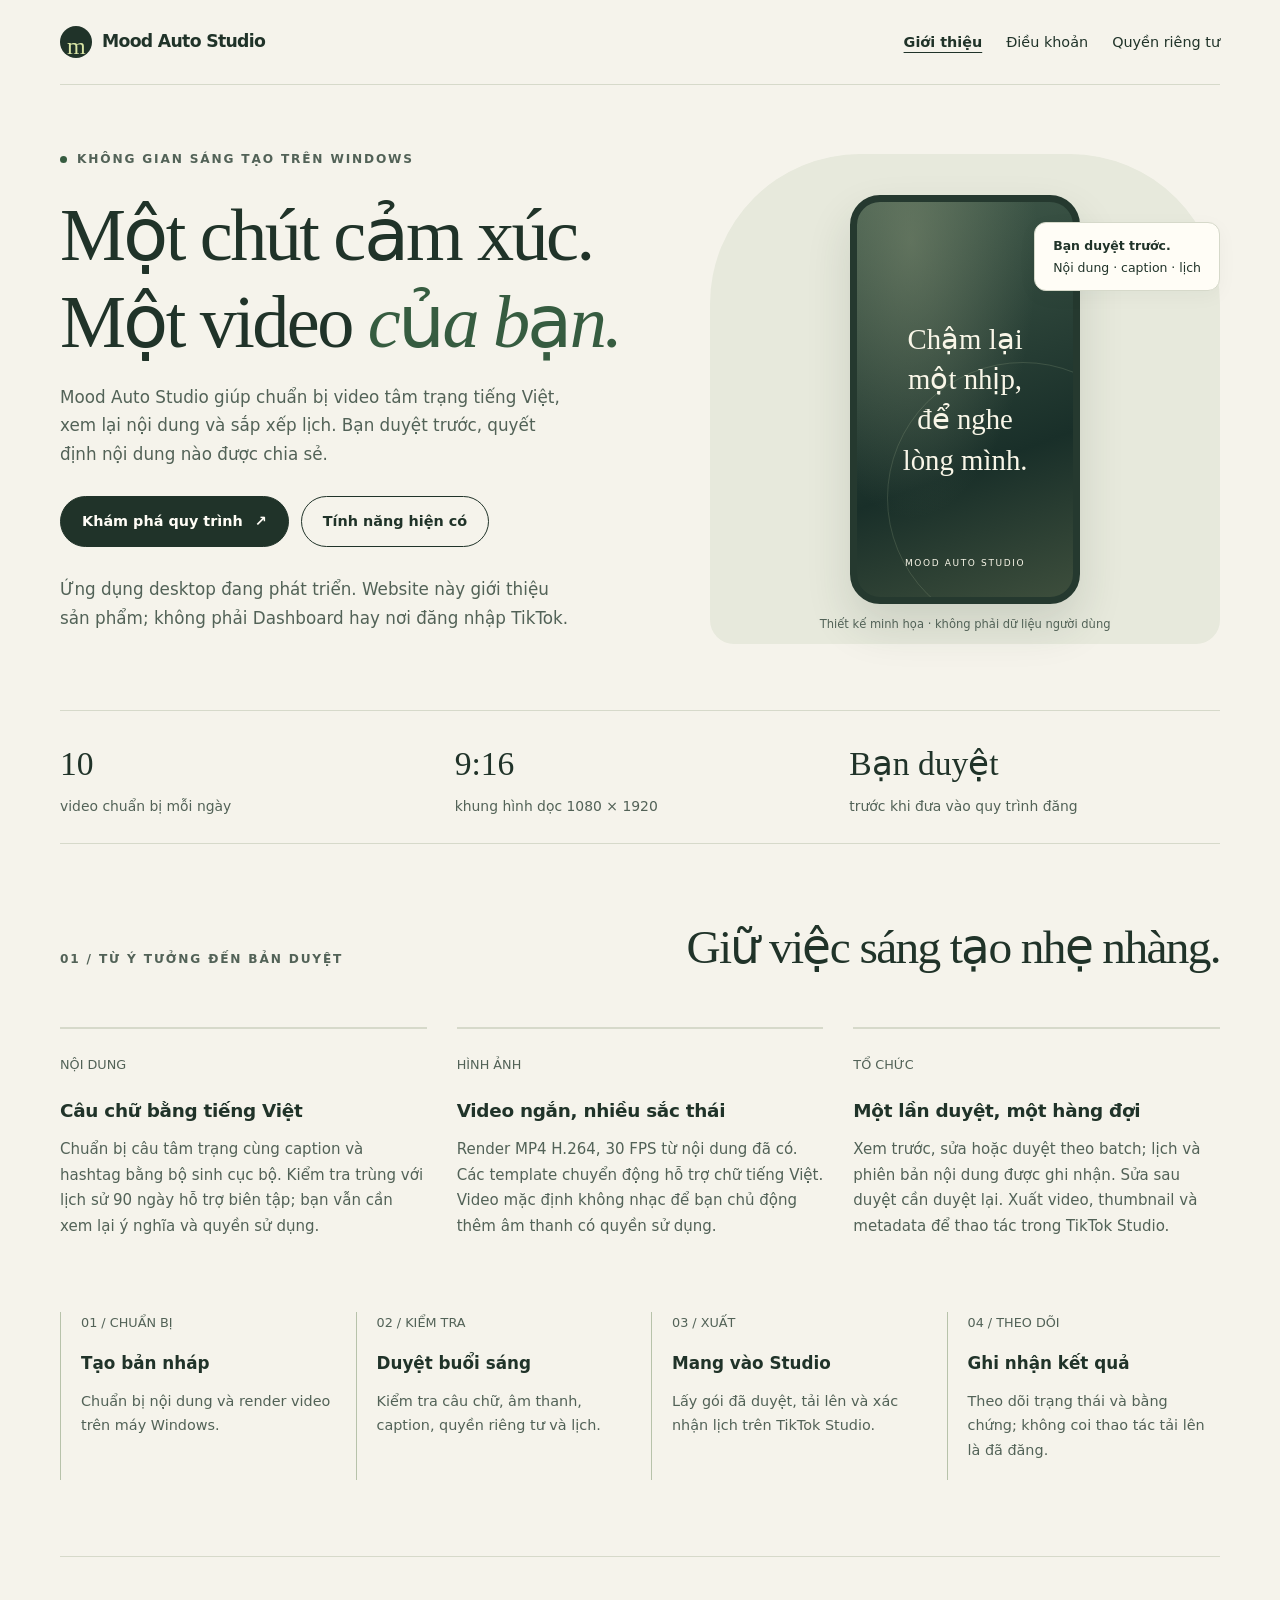
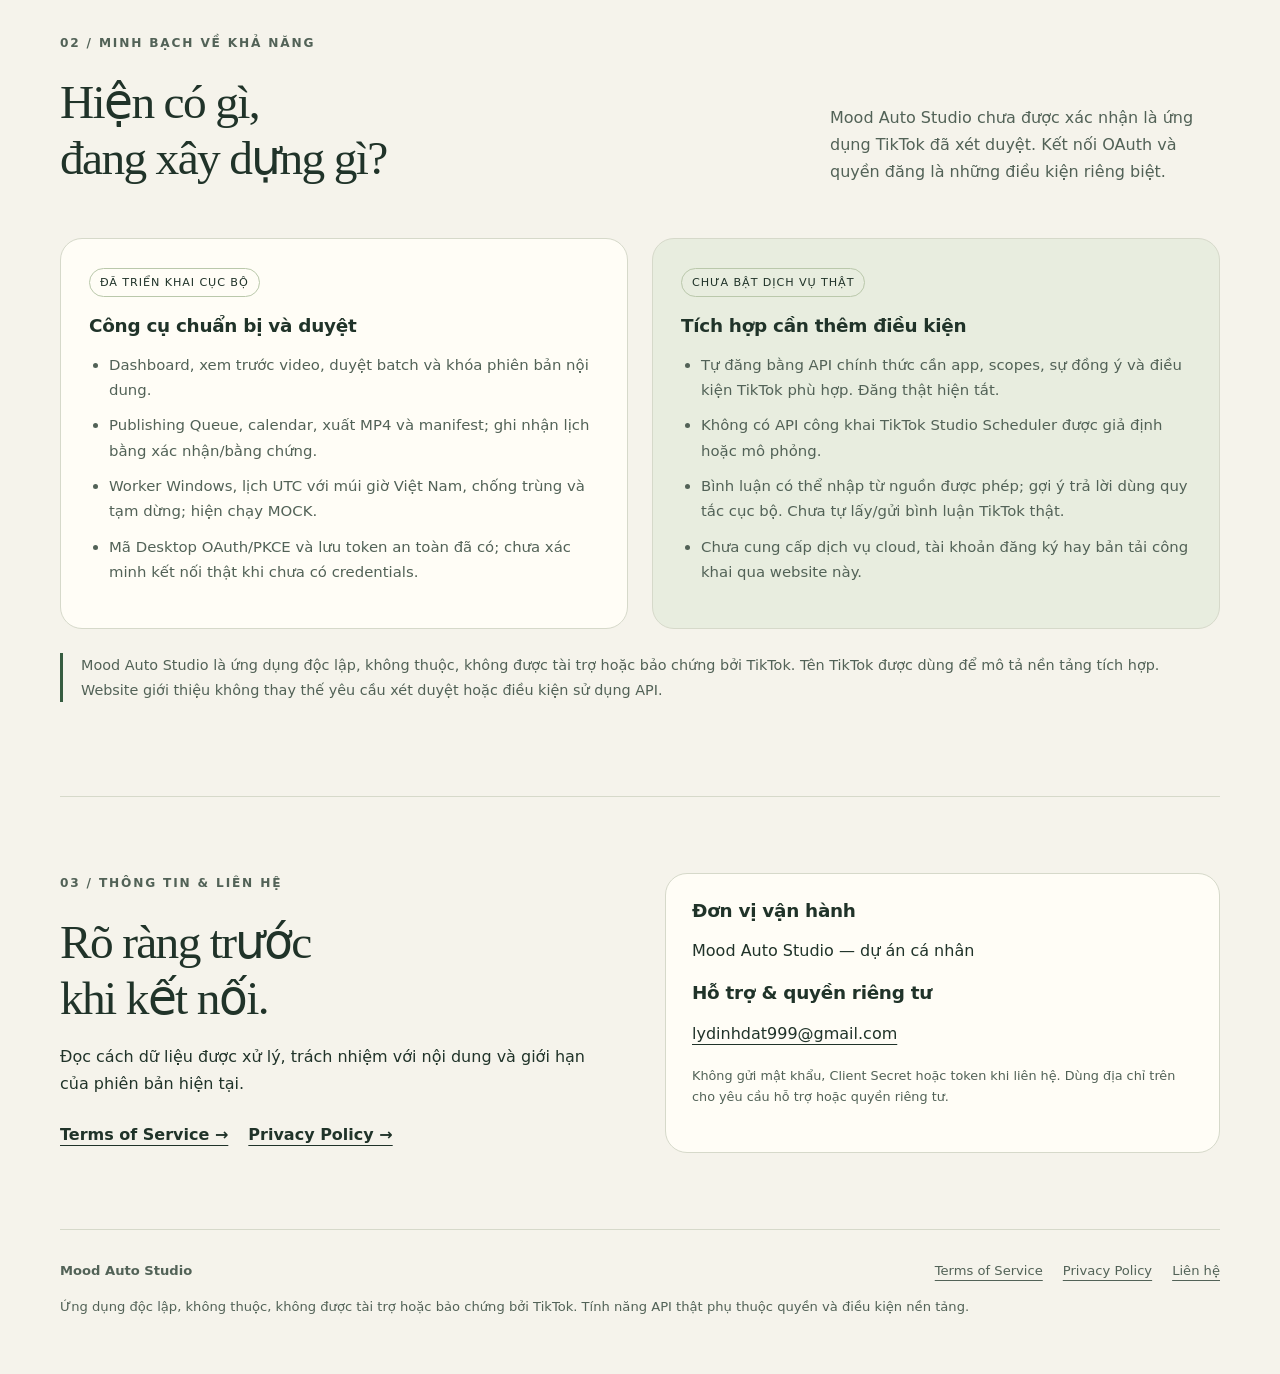
<file: index.html>
<!doctype html>
<html lang="vi"><head><meta charset="utf-8"><meta name="viewport" content="width=device-width, initial-scale=1"><title>Mood Auto Studio — Không gian sáng tạo video tiếng Việt</title>
<meta name="description" content="Mood Auto Studio: chuẩn bị video tâm trạng tiếng Việt, duyệt nội dung và quản lý hàng đợi trên Windows. Sản phẩm độc lập, không thuộc TikTok.">
<meta name="referrer" content="no-referrer"><meta name="color-scheme" content="light"><meta name="robots" content="index, follow">
<link rel="icon" href="./assets/favicon.svg" type="image/svg+xml"><link rel="stylesheet" href="./assets/style.css"></head>
<body><a class="skip" href="#main">Đến nội dung chính</a><div class="wrap"><header class="topbar"><a class="brand" href="./index.html"><span class="brand-mark" aria-hidden="true">m</span>Mood Auto Studio</a>
<nav aria-label="Điều hướng chính"><a href="./index.html" aria-current="page">Giới thiệu</a><a href="./terms.html">Điều khoản</a><a href="./privacy.html">Quyền riêng tư</a></nav></header>
<main id="main"><section class="hero" aria-labelledby="hero-title">
  <div class="hero-copy"><div class="eyebrow"><span class="dot" aria-hidden="true"></span>Không gian sáng tạo trên Windows</div>
    <h1 id="hero-title">Một chút cảm xúc.<br>Một video <em>của bạn.</em></h1>
    <p>Mood Auto Studio giúp chuẩn bị video tâm trạng tiếng Việt, xem lại nội dung và sắp xếp lịch. Bạn duyệt trước, quyết định nội dung nào được chia sẻ.</p>
    <div class="actions"><a class="button primary" href="#quy-trinh">Khám phá quy trình <span aria-hidden="true">↗</span></a><a class="button" href="#trang-thai">Tính năng hiện có</a></div>
    <p class="tiny">Ứng dụng desktop đang phát triển. Website này giới thiệu sản phẩm; không phải Dashboard hay nơi đăng nhập TikTok.</p>
  </div>
  <div class="demo" role="img" aria-label="Minh họa video dọc với câu Chậm lại một nhịp, để nghe lòng mình. Không phải ảnh chụp ứng dụng.">
    <div class="phone"><div class="phone-quote serif">Chậm lại<br>một nhịp,<br>để nghe<br>lòng mình.</div><span class="phone-label">MOOD AUTO STUDIO</span></div>
    <div class="demo-note"><strong>Bạn duyệt trước.</strong>Nội dung · caption · lịch</div><div class="demo-caption">Thiết kế minh họa · không phải dữ liệu người dùng</div>
  </div>
</section>
<div class="facts" aria-label="Thông số chuẩn bị nội dung"><div class="fact"><strong>10</strong><span>video chuẩn bị mỗi ngày</span></div><div class="fact"><strong>9:16</strong><span>khung hình dọc 1080 × 1920</span></div><div class="fact"><strong>Bạn duyệt</strong><span>trước khi đưa vào quy trình đăng</span></div></div>
<section class="block" id="quy-trinh"><div class="section-head"><div class="eyebrow">01 / Từ ý tưởng đến bản duyệt</div><h2>Giữ việc sáng tạo nhẹ nhàng.</h2></div>
<div class="features"><article class="feature"><span class="number">NỘI DUNG</span><h3>Câu chữ bằng tiếng Việt</h3><p>Chuẩn bị câu tâm trạng cùng caption và hashtag bằng bộ sinh cục bộ. Kiểm tra trùng với lịch sử 90 ngày hỗ trợ biên tập; bạn vẫn cần xem lại ý nghĩa và quyền sử dụng.</p></article><article class="feature"><span class="number">HÌNH ẢNH</span><h3>Video ngắn, nhiều sắc thái</h3><p>Render MP4 H.264, 30 FPS từ nội dung đã có. Các template chuyển động hỗ trợ chữ tiếng Việt. Video mặc định không nhạc để bạn chủ động thêm âm thanh có quyền sử dụng.</p></article><article class="feature"><span class="number">TỔ CHỨC</span><h3>Một lần duyệt, một hàng đợi</h3><p>Xem trước, sửa hoặc duyệt theo batch; lịch và phiên bản nội dung được ghi nhận. Sửa sau duyệt cần duyệt lại. Xuất video, thumbnail và metadata để thao tác trong TikTok Studio.</p></article></div>
<ol class="flow"><li><span>01 / CHUẨN BỊ</span><strong>Tạo bản nháp</strong><p>Chuẩn bị nội dung và render video trên máy Windows.</p></li><li><span>02 / KIỂM TRA</span><strong>Duyệt buổi sáng</strong><p>Kiểm tra câu chữ, âm thanh, caption, quyền riêng tư và lịch.</p></li><li><span>03 / XUẤT</span><strong>Mang vào Studio</strong><p>Lấy gói đã duyệt, tải lên và xác nhận lịch trên TikTok Studio.</p></li><li><span>04 / THEO DÕI</span><strong>Ghi nhận kết quả</strong><p>Theo dõi trạng thái và bằng chứng; không coi thao tác tải lên là đã đăng.</p></li></ol></section>
<section class="block" id="trang-thai"><div class="section-head"><div><div class="eyebrow">02 / Minh bạch về khả năng</div><h2>Hiện có gì,<br>đang xây dựng gì?</h2></div><p>Mood Auto Studio chưa được xác nhận là ứng dụng TikTok đã xét duyệt. Kết nối OAuth và quyền đăng là những điều kiện riêng biệt.</p></div>
<div class="status-grid"><article class="status"><span class="tag">Đã triển khai cục bộ</span><h3>Công cụ chuẩn bị và duyệt</h3><ul><li>Dashboard, xem trước video, duyệt batch và khóa phiên bản nội dung.</li><li>Publishing Queue, calendar, xuất MP4 và manifest; ghi nhận lịch bằng xác nhận/bằng chứng.</li><li>Worker Windows, lịch UTC với múi giờ Việt Nam, chống trùng và tạm dừng; hiện chạy MOCK.</li><li>Mã Desktop OAuth/PKCE và lưu token an toàn đã có; chưa xác minh kết nối thật khi chưa có credentials.</li></ul></article><article class="status dev"><span class="tag">Chưa bật dịch vụ thật</span><h3>Tích hợp cần thêm điều kiện</h3><ul><li>Tự đăng bằng API chính thức cần app, scopes, sự đồng ý và điều kiện TikTok phù hợp. Đăng thật hiện tắt.</li><li>Không có API công khai TikTok Studio Scheduler được giả định hoặc mô phỏng.</li><li>Bình luận có thể nhập từ nguồn được phép; gợi ý trả lời dùng quy tắc cục bộ. Chưa tự lấy/gửi bình luận TikTok thật.</li><li>Chưa cung cấp dịch vụ cloud, tài khoản đăng ký hay bản tải công khai qua website này.</li></ul></article></div>
<p class="notice">Mood Auto Studio là ứng dụng độc lập, không thuộc, không được tài trợ hoặc bảo chứng bởi TikTok. Tên TikTok được dùng để mô tả nền tảng tích hợp. Website giới thiệu không thay thế yêu cầu xét duyệt hoặc điều kiện sử dụng API.</p></section>
<section class="block contact" id="lien-he"><div><div class="eyebrow">03 / Thông tin &amp; liên hệ</div><h2>Rõ ràng trước<br>khi kết nối.</h2><p>Đọc cách dữ liệu được xử lý, trách nhiệm với nội dung và giới hạn của phiên bản hiện tại.</p><div class="legal-links"><a href="./terms.html">Terms of Service →</a><a href="./privacy.html">Privacy Policy →</a></div></div><div class="contact-box"><h3>Đơn vị vận hành</h3><p>Mood Auto Studio — dự án cá nhân</p><h3>Hỗ trợ &amp; quyền riêng tư</h3><p><a href="mailto:lydinhdat999@gmail.com">lydinhdat999@gmail.com</a></p><p class="tiny">Không gửi mật khẩu, Client Secret hoặc token khi liên hệ. Dùng địa chỉ trên cho yêu cầu hỗ trợ hoặc quyền riêng tư.</p></div></section>
</main><footer class="footer"><div class="footer-top"><strong>Mood Auto Studio</strong><div class="footer-links"><a href="./terms.html">Terms of Service</a><a href="./privacy.html">Privacy Policy</a><a href="./index.html#lien-he">Liên hệ</a></div></div>
<p>Ứng dụng độc lập, không thuộc, không được tài trợ hoặc bảo chứng bởi TikTok. Tính năng API thật phụ thuộc quyền và điều kiện nền tảng.</p></footer></div></body></html>
</file>
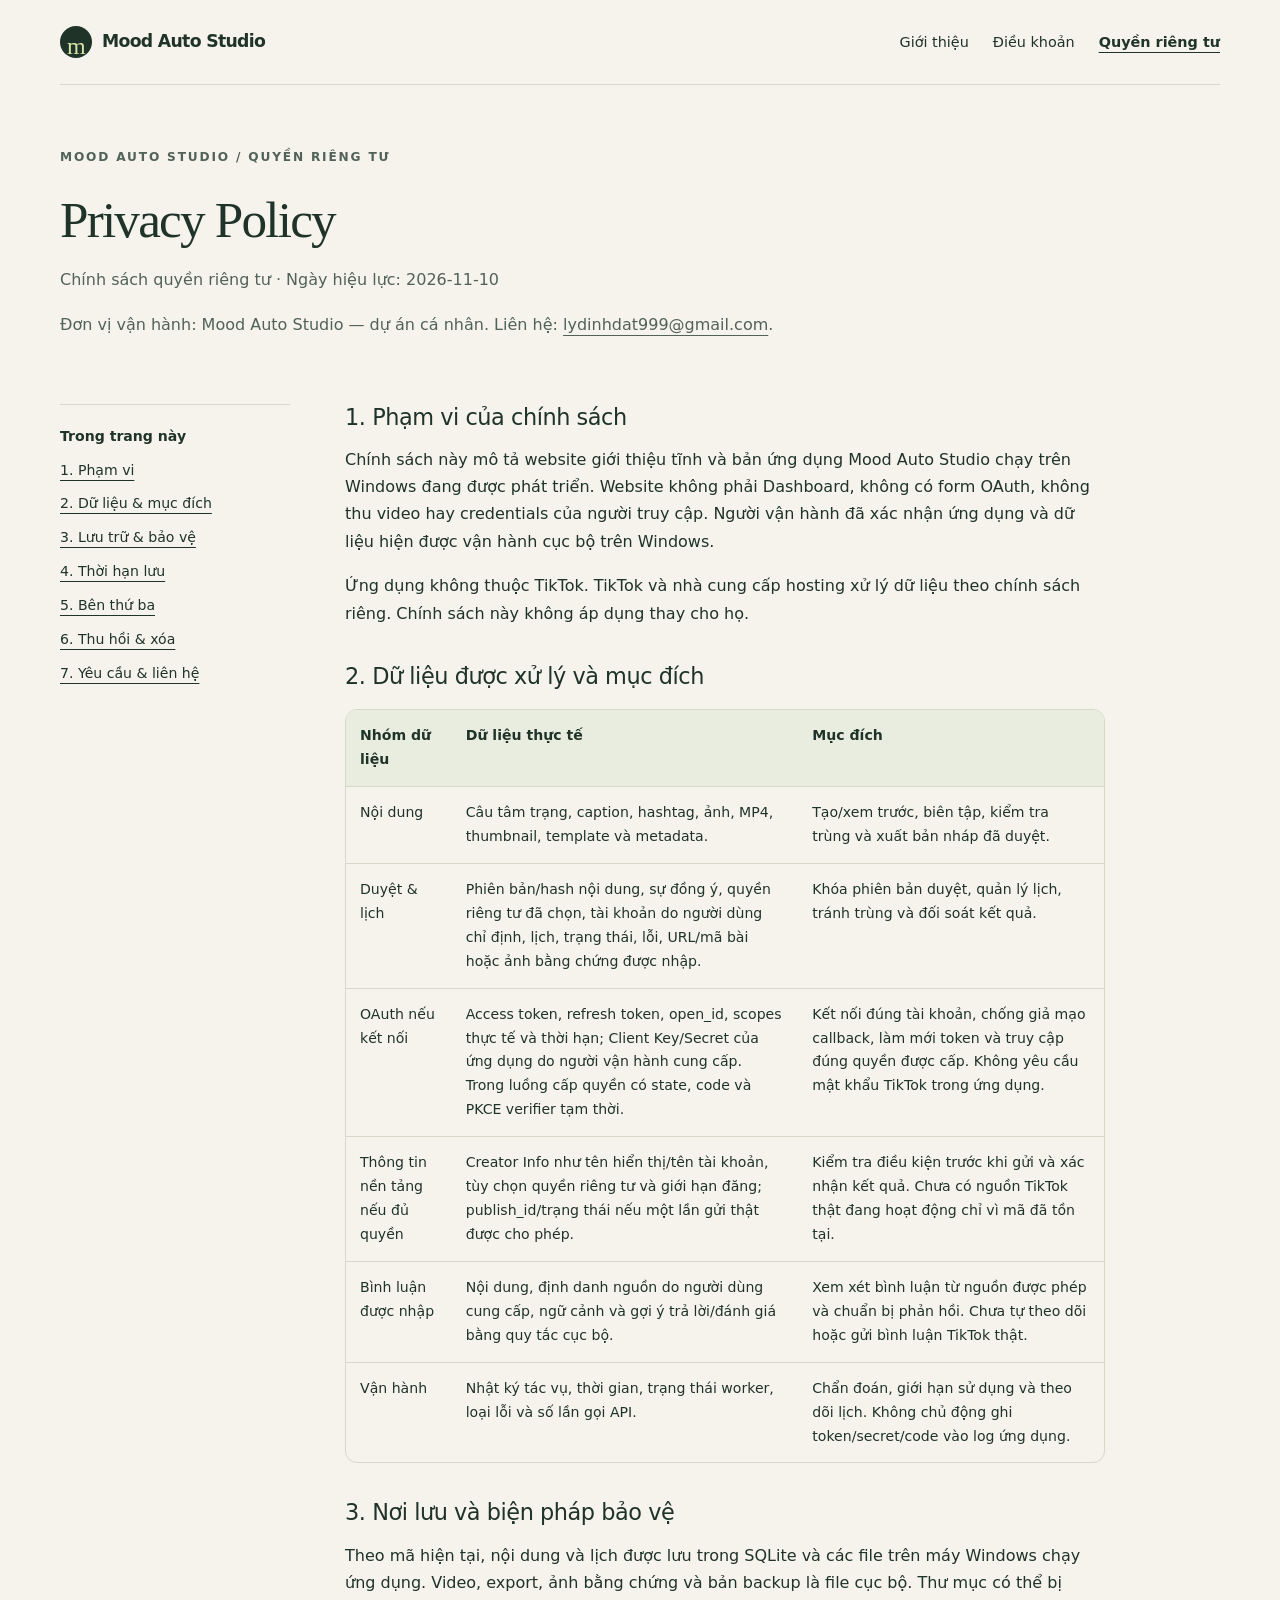
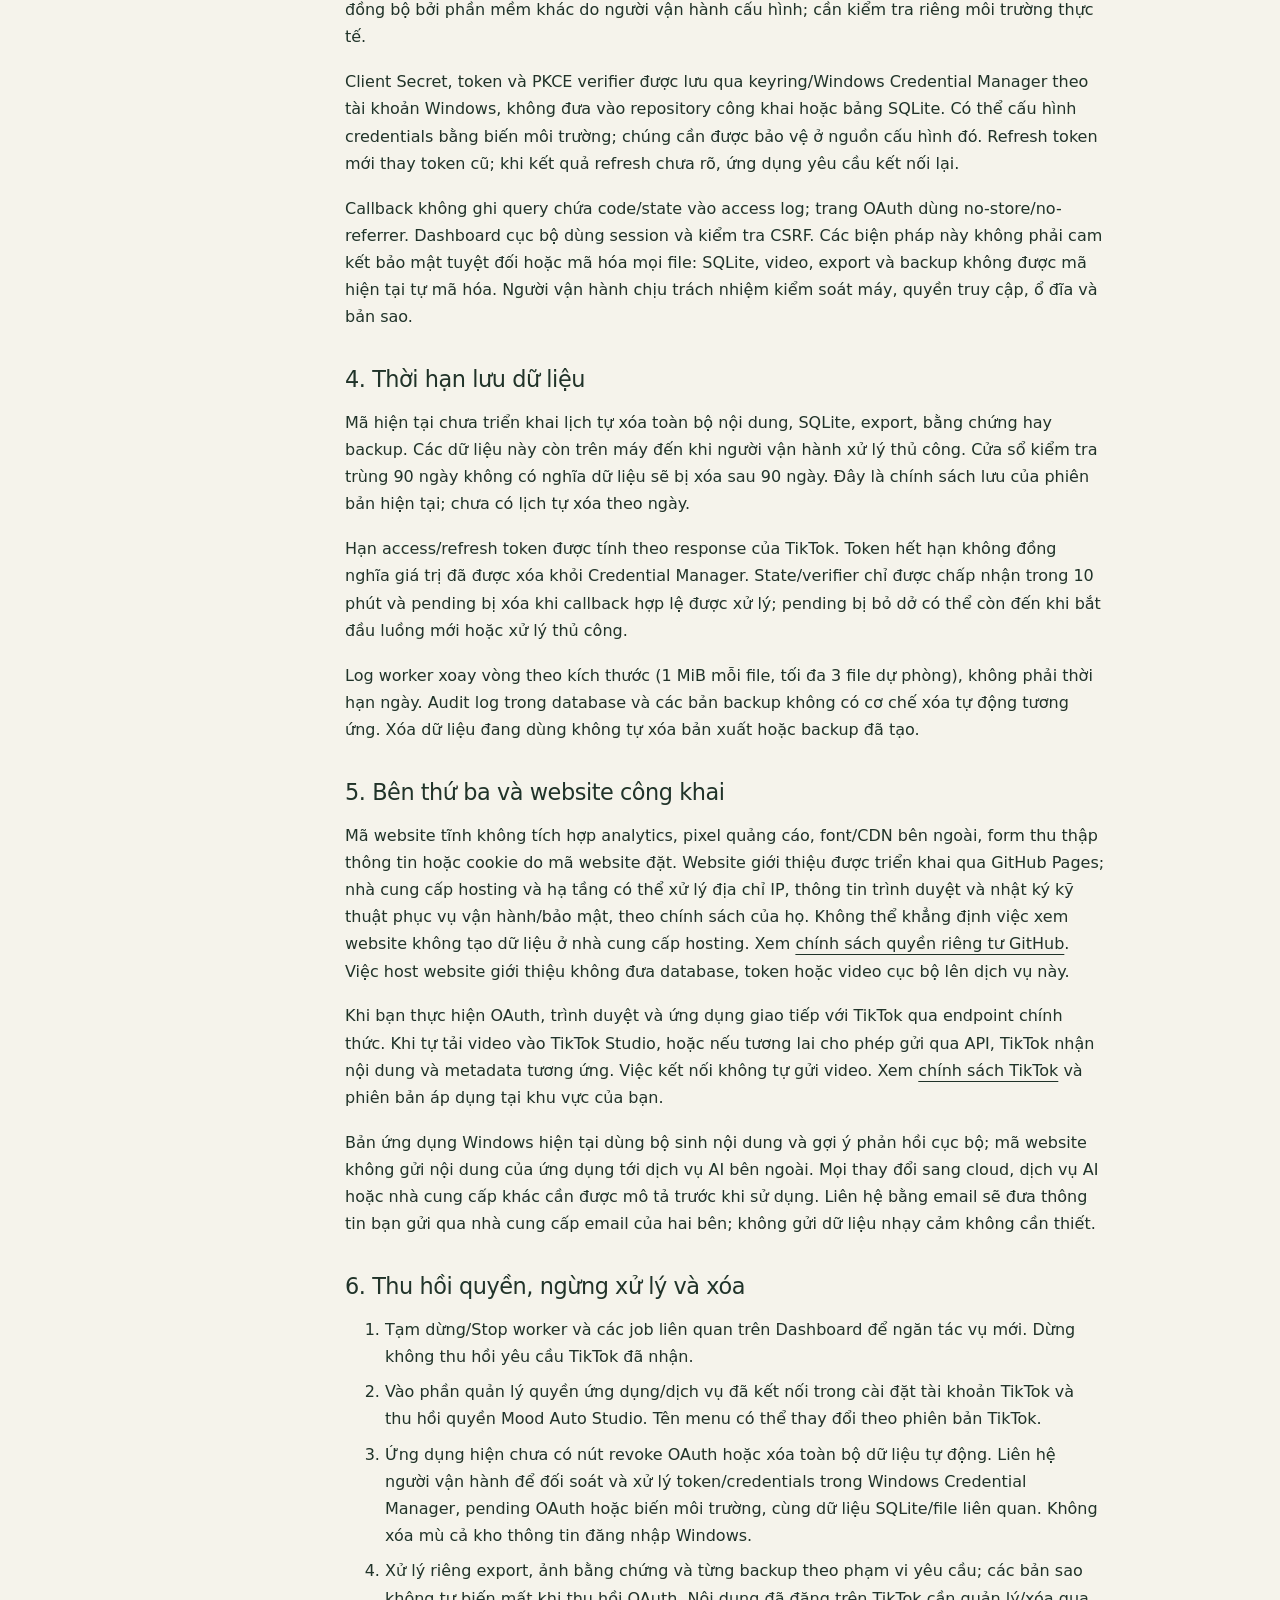
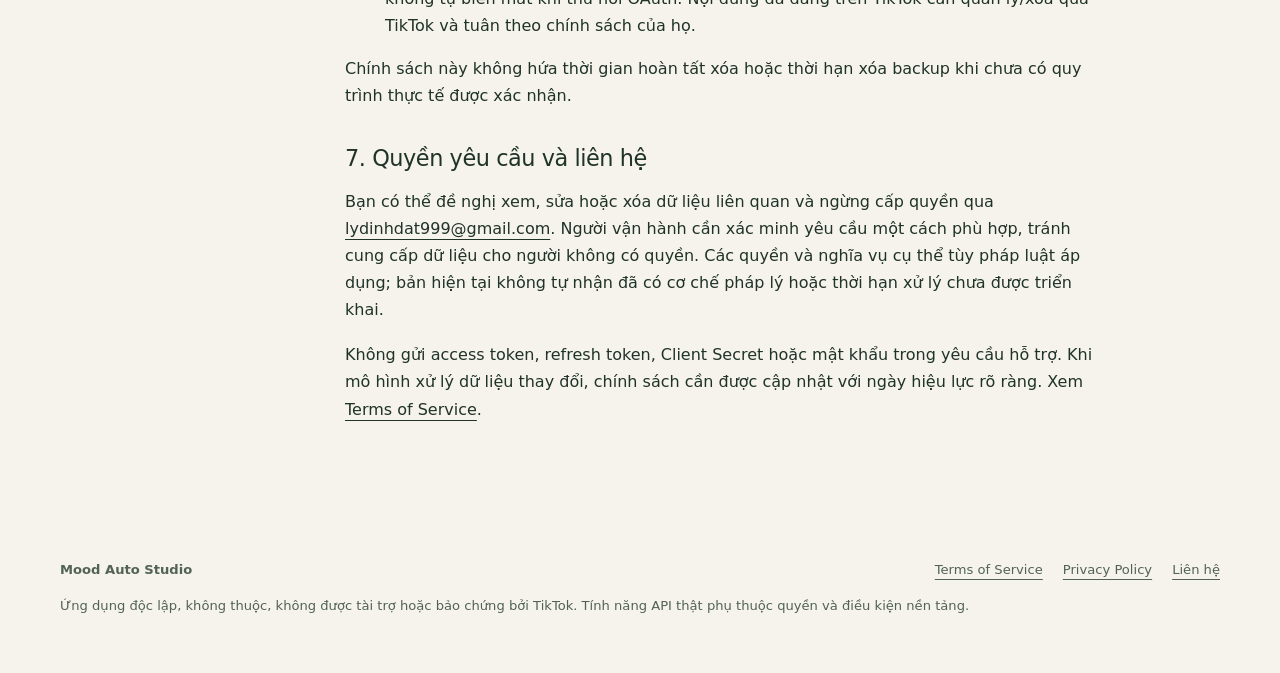
<file: privacy.html>
<!doctype html>
<html lang="vi"><head><meta charset="utf-8"><meta name="viewport" content="width=device-width, initial-scale=1"><title>Privacy Policy — Mood Auto Studio</title>
<meta name="description" content="Mood Auto Studio: chuẩn bị video tâm trạng tiếng Việt, duyệt nội dung và quản lý hàng đợi trên Windows. Sản phẩm độc lập, không thuộc TikTok.">
<meta name="referrer" content="no-referrer"><meta name="color-scheme" content="light"><meta name="robots" content="index, follow">
<link rel="icon" href="./assets/favicon.svg" type="image/svg+xml"><link rel="stylesheet" href="./assets/style.css"></head>
<body><a class="skip" href="#main">Đến nội dung chính</a><div class="wrap"><header class="topbar"><a class="brand" href="./index.html"><span class="brand-mark" aria-hidden="true">m</span>Mood Auto Studio</a>
<nav aria-label="Điều hướng chính"><a href="./index.html">Giới thiệu</a><a href="./terms.html">Điều khoản</a><a href="./privacy.html" aria-current="page">Quyền riêng tư</a></nav></header>
<main id="main"><header class="legal-hero"><div class="eyebrow">Mood Auto Studio / Quyền riêng tư</div><h1>Privacy Policy</h1><p>Chính sách quyền riêng tư · Ngày hiệu lực: 2026-11-10</p><p>Đơn vị vận hành: Mood Auto Studio — dự án cá nhân. Liên hệ: <a href="mailto:lydinhdat999@gmail.com">lydinhdat999@gmail.com</a>.</p></header>
<div class="legal-layout"><aside class="toc" aria-label="Mục lục quyền riêng tư"><strong>Trong trang này</strong><a href="#pham-vi">1. Phạm vi</a><a href="#du-lieu">2. Dữ liệu &amp; mục đích</a><a href="#luu-tru">3. Lưu trữ &amp; bảo vệ</a><a href="#thoi-han">4. Thời hạn lưu</a><a href="#chia-se">5. Bên thứ ba</a><a href="#thu-hoi">6. Thu hồi &amp; xóa</a><a href="#lien-he">7. Yêu cầu &amp; liên hệ</a></aside><article class="legal-content">
<section id="pham-vi"><h2>1. Phạm vi của chính sách</h2><p>Chính sách này mô tả website giới thiệu tĩnh và bản ứng dụng Mood Auto Studio chạy trên Windows đang được phát triển. Website không phải Dashboard, không có form OAuth, không thu video hay credentials của người truy cập. Người vận hành đã xác nhận ứng dụng và dữ liệu hiện được vận hành cục bộ trên Windows.</p><p>Ứng dụng không thuộc TikTok. TikTok và nhà cung cấp hosting xử lý dữ liệu theo chính sách riêng. Chính sách này không áp dụng thay cho họ.</p></section>
<section id="du-lieu"><h2>2. Dữ liệu được xử lý và mục đích</h2><div class="table-scroll" role="region" aria-label="Bảng dữ liệu và mục đích" tabindex="0"><table><thead><tr><th scope="col">Nhóm dữ liệu</th><th scope="col">Dữ liệu thực tế</th><th scope="col">Mục đích</th></tr></thead><tbody>
<tr><td>Nội dung</td><td>Câu tâm trạng, caption, hashtag, ảnh, MP4, thumbnail, template và metadata.</td><td>Tạo/xem trước, biên tập, kiểm tra trùng và xuất bản nháp đã duyệt.</td></tr>
<tr><td>Duyệt &amp; lịch</td><td>Phiên bản/hash nội dung, sự đồng ý, quyền riêng tư đã chọn, tài khoản do người dùng chỉ định, lịch, trạng thái, lỗi, URL/mã bài hoặc ảnh bằng chứng được nhập.</td><td>Khóa phiên bản duyệt, quản lý lịch, tránh trùng và đối soát kết quả.</td></tr>
<tr><td>OAuth nếu kết nối</td><td>Access token, refresh token, open_id, scopes thực tế và thời hạn; Client Key/Secret của ứng dụng do người vận hành cung cấp. Trong luồng cấp quyền có state, code và PKCE verifier tạm thời.</td><td>Kết nối đúng tài khoản, chống giả mạo callback, làm mới token và truy cập đúng quyền được cấp. Không yêu cầu mật khẩu TikTok trong ứng dụng.</td></tr>
<tr><td>Thông tin nền tảng nếu đủ quyền</td><td>Creator Info như tên hiển thị/tên tài khoản, tùy chọn quyền riêng tư và giới hạn đăng; publish_id/trạng thái nếu một lần gửi thật được cho phép.</td><td>Kiểm tra điều kiện trước khi gửi và xác nhận kết quả. Chưa có nguồn TikTok thật đang hoạt động chỉ vì mã đã tồn tại.</td></tr>
<tr><td>Bình luận được nhập</td><td>Nội dung, định danh nguồn do người dùng cung cấp, ngữ cảnh và gợi ý trả lời/đánh giá bằng quy tắc cục bộ.</td><td>Xem xét bình luận từ nguồn được phép và chuẩn bị phản hồi. Chưa tự theo dõi hoặc gửi bình luận TikTok thật.</td></tr>
<tr><td>Vận hành</td><td>Nhật ký tác vụ, thời gian, trạng thái worker, loại lỗi và số lần gọi API.</td><td>Chẩn đoán, giới hạn sử dụng và theo dõi lịch. Không chủ động ghi token/secret/code vào log ứng dụng.</td></tr>
</tbody></table></div></section>
<section id="luu-tru"><h2>3. Nơi lưu và biện pháp bảo vệ</h2><p>Theo mã hiện tại, nội dung và lịch được lưu trong SQLite và các file trên máy Windows chạy ứng dụng. Video, export, ảnh bằng chứng và bản backup là file cục bộ. Thư mục có thể bị đồng bộ bởi phần mềm khác do người vận hành cấu hình; cần kiểm tra riêng môi trường thực tế.</p><p>Client Secret, token và PKCE verifier được lưu qua keyring/Windows Credential Manager theo tài khoản Windows, không đưa vào repository công khai hoặc bảng SQLite. Có thể cấu hình credentials bằng biến môi trường; chúng cần được bảo vệ ở nguồn cấu hình đó. Refresh token mới thay token cũ; khi kết quả refresh chưa rõ, ứng dụng yêu cầu kết nối lại.</p><p>Callback không ghi query chứa code/state vào access log; trang OAuth dùng no-store/no-referrer. Dashboard cục bộ dùng session và kiểm tra CSRF. Các biện pháp này không phải cam kết bảo mật tuyệt đối hoặc mã hóa mọi file: SQLite, video, export và backup không được mã hiện tại tự mã hóa. Người vận hành chịu trách nhiệm kiểm soát máy, quyền truy cập, ổ đĩa và bản sao.</p></section>
<section id="thoi-han"><h2>4. Thời hạn lưu dữ liệu</h2><p>Mã hiện tại chưa triển khai lịch tự xóa toàn bộ nội dung, SQLite, export, bằng chứng hay backup. Các dữ liệu này còn trên máy đến khi người vận hành xử lý thủ công. Cửa sổ kiểm tra trùng 90 ngày không có nghĩa dữ liệu sẽ bị xóa sau 90 ngày. Đây là chính sách lưu của phiên bản hiện tại; chưa có lịch tự xóa theo ngày.</p><p>Hạn access/refresh token được tính theo response của TikTok. Token hết hạn không đồng nghĩa giá trị đã được xóa khỏi Credential Manager. State/verifier chỉ được chấp nhận trong 10 phút và pending bị xóa khi callback hợp lệ được xử lý; pending bị bỏ dở có thể còn đến khi bắt đầu luồng mới hoặc xử lý thủ công.</p><p>Log worker xoay vòng theo kích thước (1 MiB mỗi file, tối đa 3 file dự phòng), không phải thời hạn ngày. Audit log trong database và các bản backup không có cơ chế xóa tự động tương ứng. Xóa dữ liệu đang dùng không tự xóa bản xuất hoặc backup đã tạo.</p></section>
<section id="chia-se"><h2>5. Bên thứ ba và website công khai</h2><p>Mã website tĩnh không tích hợp analytics, pixel quảng cáo, font/CDN bên ngoài, form thu thập thông tin hoặc cookie do mã website đặt. Website giới thiệu được triển khai qua GitHub Pages; nhà cung cấp hosting và hạ tầng có thể xử lý địa chỉ IP, thông tin trình duyệt và nhật ký kỹ thuật phục vụ vận hành/bảo mật, theo chính sách của họ. Không thể khẳng định việc xem website không tạo dữ liệu ở nhà cung cấp hosting. Xem <a href="https://docs.github.com/en/site-policy/privacy-policies/github-general-privacy-statement">chính sách quyền riêng tư GitHub</a>. Việc host website giới thiệu không đưa database, token hoặc video cục bộ lên dịch vụ này.</p><p>Khi bạn thực hiện OAuth, trình duyệt và ứng dụng giao tiếp với TikTok qua endpoint chính thức. Khi tự tải video vào TikTok Studio, hoặc nếu tương lai cho phép gửi qua API, TikTok nhận nội dung và metadata tương ứng. Việc kết nối không tự gửi video. Xem <a href="https://www.tiktok.com/legal/page/row/privacy-policy/en">chính sách TikTok</a> và phiên bản áp dụng tại khu vực của bạn.</p><p>Bản ứng dụng Windows hiện tại dùng bộ sinh nội dung và gợi ý phản hồi cục bộ; mã website không gửi nội dung của ứng dụng tới dịch vụ AI bên ngoài. Mọi thay đổi sang cloud, dịch vụ AI hoặc nhà cung cấp khác cần được mô tả trước khi sử dụng. Liên hệ bằng email sẽ đưa thông tin bạn gửi qua nhà cung cấp email của hai bên; không gửi dữ liệu nhạy cảm không cần thiết.</p></section>
<section id="thu-hoi"><h2>6. Thu hồi quyền, ngừng xử lý và xóa</h2><ol><li>Tạm dừng/Stop worker và các job liên quan trên Dashboard để ngăn tác vụ mới. Dừng không thu hồi yêu cầu TikTok đã nhận.</li><li>Vào phần quản lý quyền ứng dụng/dịch vụ đã kết nối trong cài đặt tài khoản TikTok và thu hồi quyền Mood Auto Studio. Tên menu có thể thay đổi theo phiên bản TikTok.</li><li>Ứng dụng hiện chưa có nút revoke OAuth hoặc xóa toàn bộ dữ liệu tự động. Liên hệ người vận hành để đối soát và xử lý token/credentials trong Windows Credential Manager, pending OAuth hoặc biến môi trường, cùng dữ liệu SQLite/file liên quan. Không xóa mù cả kho thông tin đăng nhập Windows.</li><li>Xử lý riêng export, ảnh bằng chứng và từng backup theo phạm vi yêu cầu; các bản sao không tự biến mất khi thu hồi OAuth. Nội dung đã đăng trên TikTok cần quản lý/xóa qua TikTok và tuân theo chính sách của họ.</li></ol><p>Chính sách này không hứa thời gian hoàn tất xóa hoặc thời hạn xóa backup khi chưa có quy trình thực tế được xác nhận.</p></section>
<section id="lien-he"><h2>7. Quyền yêu cầu và liên hệ</h2><p>Bạn có thể đề nghị xem, sửa hoặc xóa dữ liệu liên quan và ngừng cấp quyền qua <a href="mailto:lydinhdat999@gmail.com">lydinhdat999@gmail.com</a>. Người vận hành cần xác minh yêu cầu một cách phù hợp, tránh cung cấp dữ liệu cho người không có quyền. Các quyền và nghĩa vụ cụ thể tùy pháp luật áp dụng; bản hiện tại không tự nhận đã có cơ chế pháp lý hoặc thời hạn xử lý chưa được triển khai.</p><p>Không gửi access token, refresh token, Client Secret hoặc mật khẩu trong yêu cầu hỗ trợ. Khi mô hình xử lý dữ liệu thay đổi, chính sách cần được cập nhật với ngày hiệu lực rõ ràng. Xem <a href="./terms.html">Terms of Service</a>.</p></section>
</article></div>
</main><footer class="footer"><div class="footer-top"><strong>Mood Auto Studio</strong><div class="footer-links"><a href="./terms.html">Terms of Service</a><a href="./privacy.html">Privacy Policy</a><a href="./index.html#lien-he">Liên hệ</a></div></div>
<p>Ứng dụng độc lập, không thuộc, không được tài trợ hoặc bảo chứng bởi TikTok. Tính năng API thật phụ thuộc quyền và điều kiện nền tảng.</p></footer></div></body></html>
</file>
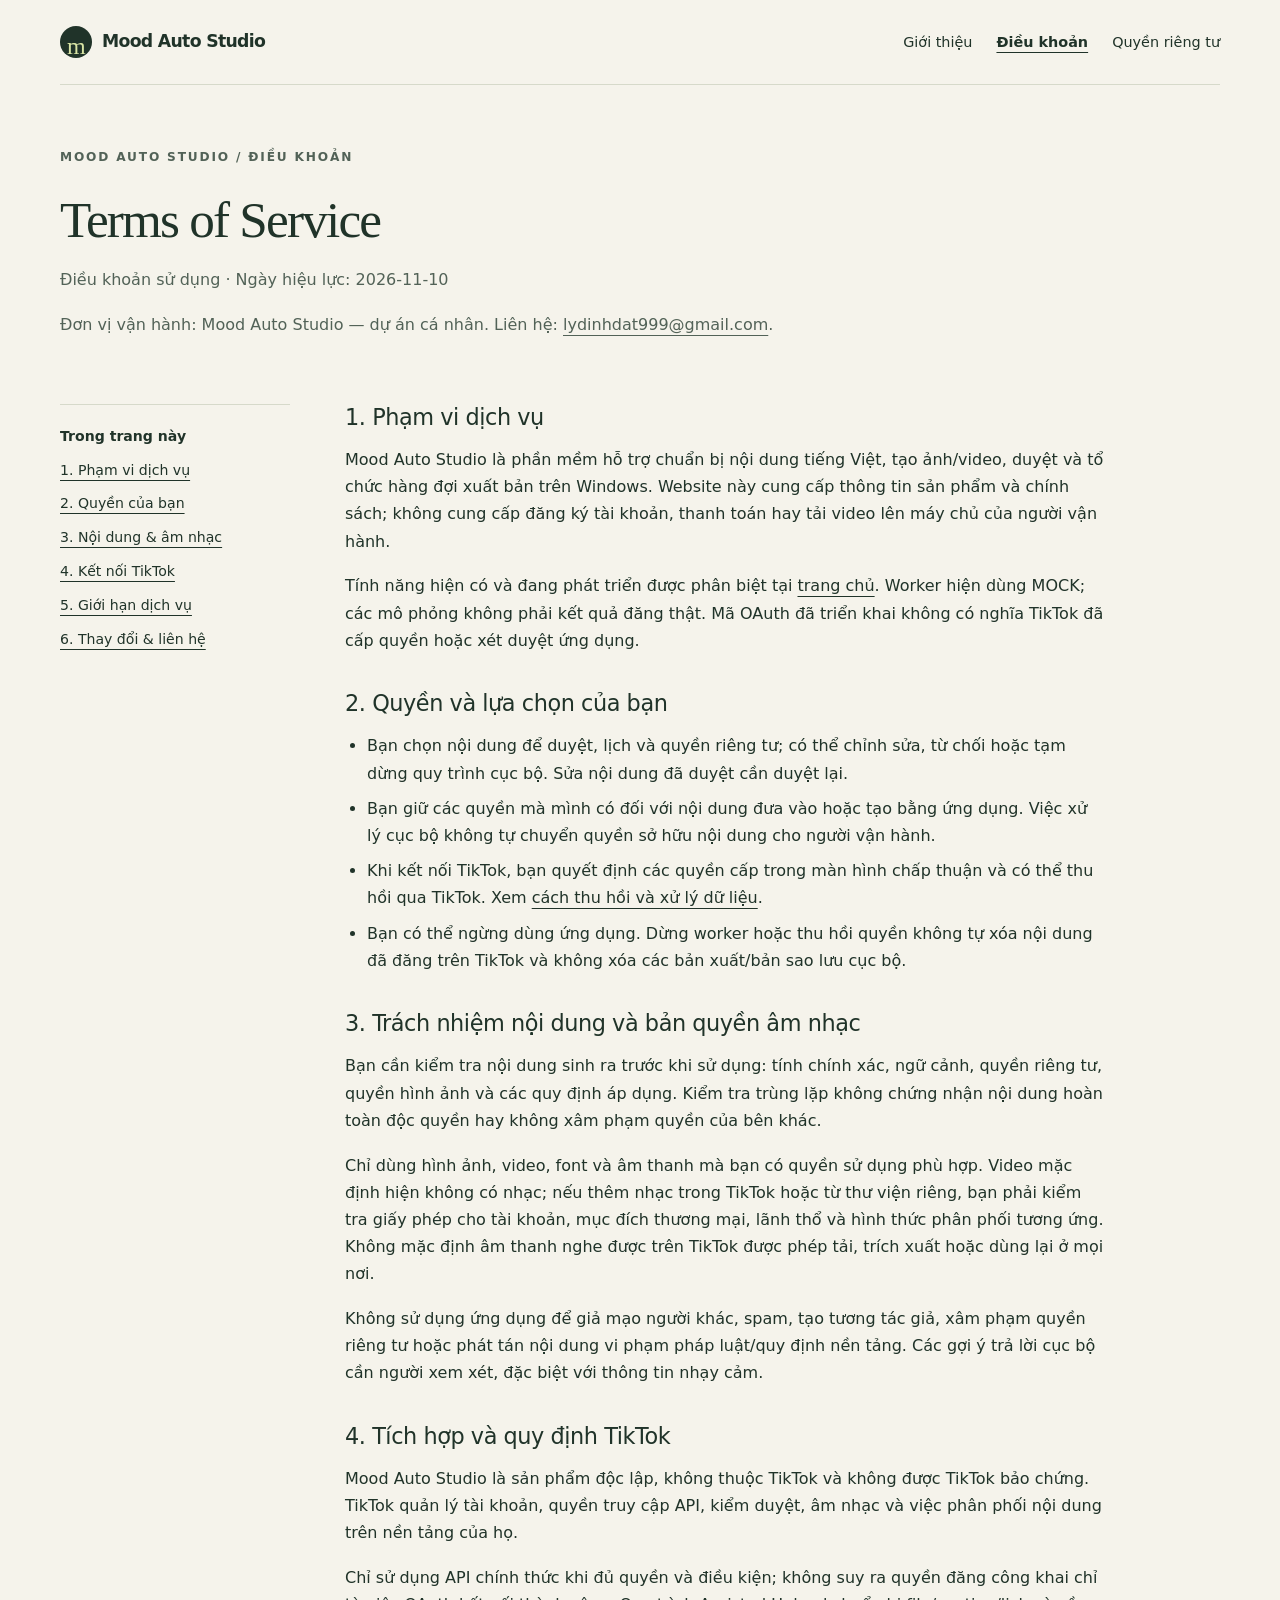
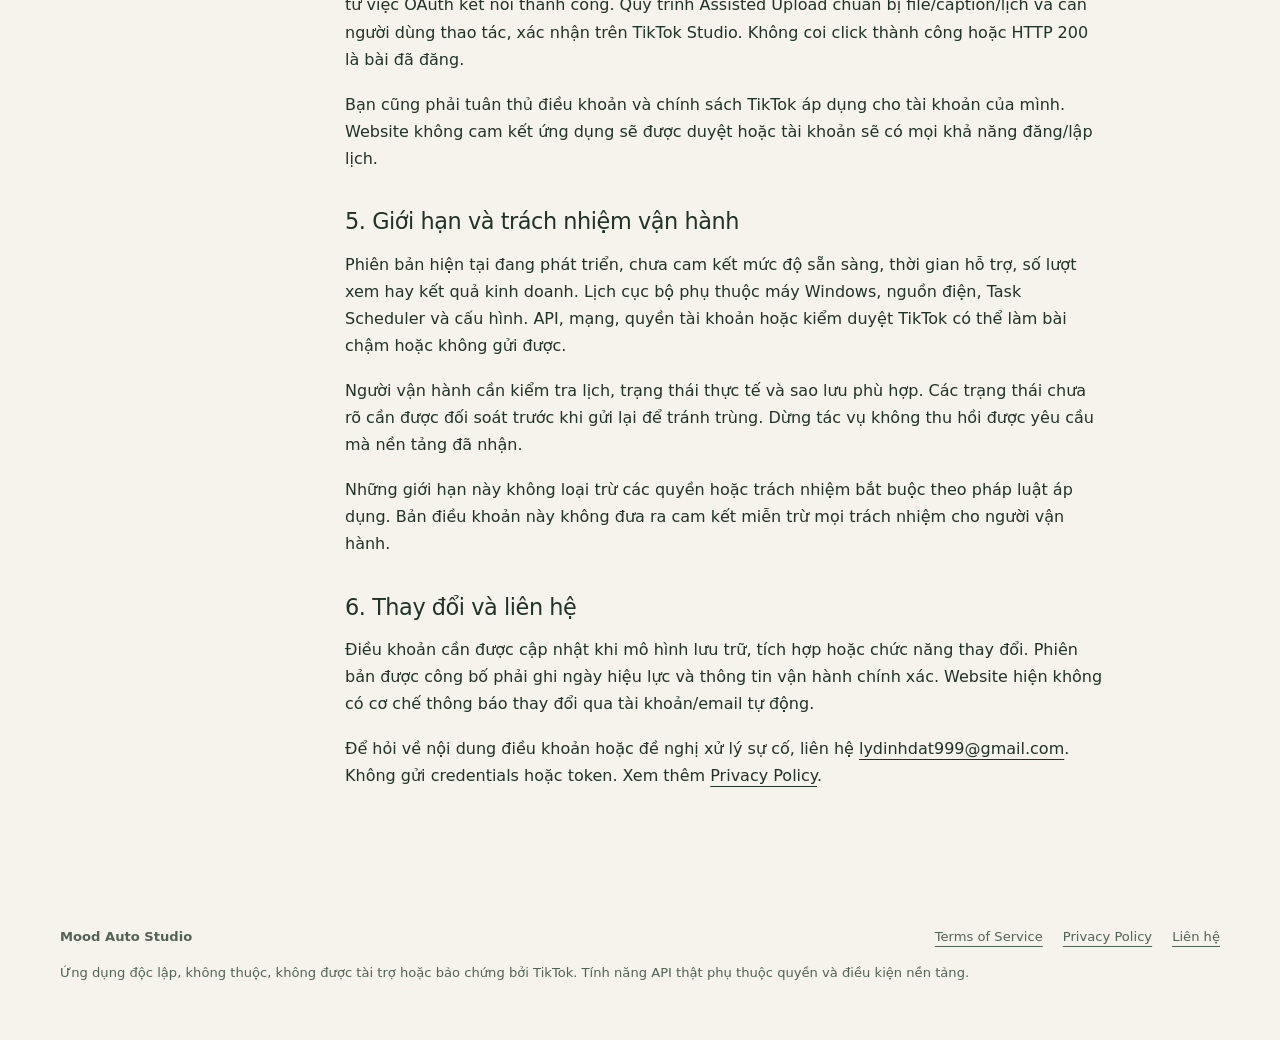
<file: terms.html>
<!doctype html>
<html lang="vi"><head><meta charset="utf-8"><meta name="viewport" content="width=device-width, initial-scale=1"><title>Terms of Service — Mood Auto Studio</title>
<meta name="description" content="Mood Auto Studio: chuẩn bị video tâm trạng tiếng Việt, duyệt nội dung và quản lý hàng đợi trên Windows. Sản phẩm độc lập, không thuộc TikTok.">
<meta name="referrer" content="no-referrer"><meta name="color-scheme" content="light"><meta name="robots" content="index, follow">
<link rel="icon" href="./assets/favicon.svg" type="image/svg+xml"><link rel="stylesheet" href="./assets/style.css"></head>
<body><a class="skip" href="#main">Đến nội dung chính</a><div class="wrap"><header class="topbar"><a class="brand" href="./index.html"><span class="brand-mark" aria-hidden="true">m</span>Mood Auto Studio</a>
<nav aria-label="Điều hướng chính"><a href="./index.html">Giới thiệu</a><a href="./terms.html" aria-current="page">Điều khoản</a><a href="./privacy.html">Quyền riêng tư</a></nav></header>
<main id="main"><header class="legal-hero"><div class="eyebrow">Mood Auto Studio / Điều khoản</div><h1>Terms of Service</h1><p>Điều khoản sử dụng · Ngày hiệu lực: 2026-11-10</p><p>Đơn vị vận hành: Mood Auto Studio — dự án cá nhân. Liên hệ: <a href="mailto:lydinhdat999@gmail.com">lydinhdat999@gmail.com</a>.</p></header>
<div class="legal-layout"><aside class="toc" aria-label="Mục lục điều khoản"><strong>Trong trang này</strong><a href="#pham-vi">1. Phạm vi dịch vụ</a><a href="#quyen">2. Quyền của bạn</a><a href="#noi-dung">3. Nội dung &amp; âm nhạc</a><a href="#tiktok">4. Kết nối TikTok</a><a href="#gioi-han">5. Giới hạn dịch vụ</a><a href="#thay-doi">6. Thay đổi &amp; liên hệ</a></aside><article class="legal-content">
<section id="pham-vi"><h2>1. Phạm vi dịch vụ</h2><p>Mood Auto Studio là phần mềm hỗ trợ chuẩn bị nội dung tiếng Việt, tạo ảnh/video, duyệt và tổ chức hàng đợi xuất bản trên Windows. Website này cung cấp thông tin sản phẩm và chính sách; không cung cấp đăng ký tài khoản, thanh toán hay tải video lên máy chủ của người vận hành.</p><p>Tính năng hiện có và đang phát triển được phân biệt tại <a href="./index.html#trang-thai">trang chủ</a>. Worker hiện dùng MOCK; các mô phỏng không phải kết quả đăng thật. Mã OAuth đã triển khai không có nghĩa TikTok đã cấp quyền hoặc xét duyệt ứng dụng.</p></section>
<section id="quyen"><h2>2. Quyền và lựa chọn của bạn</h2><ul><li>Bạn chọn nội dung để duyệt, lịch và quyền riêng tư; có thể chỉnh sửa, từ chối hoặc tạm dừng quy trình cục bộ. Sửa nội dung đã duyệt cần duyệt lại.</li><li>Bạn giữ các quyền mà mình có đối với nội dung đưa vào hoặc tạo bằng ứng dụng. Việc xử lý cục bộ không tự chuyển quyền sở hữu nội dung cho người vận hành.</li><li>Khi kết nối TikTok, bạn quyết định các quyền cấp trong màn hình chấp thuận và có thể thu hồi qua TikTok. Xem <a href="./privacy.html#thu-hoi">cách thu hồi và xử lý dữ liệu</a>.</li><li>Bạn có thể ngừng dùng ứng dụng. Dừng worker hoặc thu hồi quyền không tự xóa nội dung đã đăng trên TikTok và không xóa các bản xuất/bản sao lưu cục bộ.</li></ul></section>
<section id="noi-dung"><h2>3. Trách nhiệm nội dung và bản quyền âm nhạc</h2><p>Bạn cần kiểm tra nội dung sinh ra trước khi sử dụng: tính chính xác, ngữ cảnh, quyền riêng tư, quyền hình ảnh và các quy định áp dụng. Kiểm tra trùng lặp không chứng nhận nội dung hoàn toàn độc quyền hay không xâm phạm quyền của bên khác.</p><p>Chỉ dùng hình ảnh, video, font và âm thanh mà bạn có quyền sử dụng phù hợp. Video mặc định hiện không có nhạc; nếu thêm nhạc trong TikTok hoặc từ thư viện riêng, bạn phải kiểm tra giấy phép cho tài khoản, mục đích thương mại, lãnh thổ và hình thức phân phối tương ứng. Không mặc định âm thanh nghe được trên TikTok được phép tải, trích xuất hoặc dùng lại ở mọi nơi.</p><p>Không sử dụng ứng dụng để giả mạo người khác, spam, tạo tương tác giả, xâm phạm quyền riêng tư hoặc phát tán nội dung vi phạm pháp luật/quy định nền tảng. Các gợi ý trả lời cục bộ cần người xem xét, đặc biệt với thông tin nhạy cảm.</p></section>
<section id="tiktok"><h2>4. Tích hợp và quy định TikTok</h2><p>Mood Auto Studio là sản phẩm độc lập, không thuộc TikTok và không được TikTok bảo chứng. TikTok quản lý tài khoản, quyền truy cập API, kiểm duyệt, âm nhạc và việc phân phối nội dung trên nền tảng của họ.</p><p>Chỉ sử dụng API chính thức khi đủ quyền và điều kiện; không suy ra quyền đăng công khai chỉ từ việc OAuth kết nối thành công. Quy trình Assisted Upload chuẩn bị file/caption/lịch và cần người dùng thao tác, xác nhận trên TikTok Studio. Không coi click thành công hoặc HTTP 200 là bài đã đăng.</p><p>Bạn cũng phải tuân thủ điều khoản và chính sách TikTok áp dụng cho tài khoản của mình. Website không cam kết ứng dụng sẽ được duyệt hoặc tài khoản sẽ có mọi khả năng đăng/lập lịch.</p></section>
<section id="gioi-han"><h2>5. Giới hạn và trách nhiệm vận hành</h2><p>Phiên bản hiện tại đang phát triển, chưa cam kết mức độ sẵn sàng, thời gian hỗ trợ, số lượt xem hay kết quả kinh doanh. Lịch cục bộ phụ thuộc máy Windows, nguồn điện, Task Scheduler và cấu hình. API, mạng, quyền tài khoản hoặc kiểm duyệt TikTok có thể làm bài chậm hoặc không gửi được.</p><p>Người vận hành cần kiểm tra lịch, trạng thái thực tế và sao lưu phù hợp. Các trạng thái chưa rõ cần được đối soát trước khi gửi lại để tránh trùng. Dừng tác vụ không thu hồi được yêu cầu mà nền tảng đã nhận.</p><p>Những giới hạn này không loại trừ các quyền hoặc trách nhiệm bắt buộc theo pháp luật áp dụng. Bản điều khoản này không đưa ra cam kết miễn trừ mọi trách nhiệm cho người vận hành.</p></section>
<section id="thay-doi"><h2>6. Thay đổi và liên hệ</h2><p>Điều khoản cần được cập nhật khi mô hình lưu trữ, tích hợp hoặc chức năng thay đổi. Phiên bản được công bố phải ghi ngày hiệu lực và thông tin vận hành chính xác. Website hiện không có cơ chế thông báo thay đổi qua tài khoản/email tự động.</p><p>Để hỏi về nội dung điều khoản hoặc đề nghị xử lý sự cố, liên hệ <a href="mailto:lydinhdat999@gmail.com">lydinhdat999@gmail.com</a>. Không gửi credentials hoặc token. Xem thêm <a href="./privacy.html">Privacy Policy</a>.</p></section>
</article></div>
</main><footer class="footer"><div class="footer-top"><strong>Mood Auto Studio</strong><div class="footer-links"><a href="./terms.html">Terms of Service</a><a href="./privacy.html">Privacy Policy</a><a href="./index.html#lien-he">Liên hệ</a></div></div>
<p>Ứng dụng độc lập, không thuộc, không được tài trợ hoặc bảo chứng bởi TikTok. Tính năng API thật phụ thuộc quyền và điều kiện nền tảng.</p></footer></div></body></html>
</file>
<file: assets/style.css>
:root{--ink:#203329;--muted:#526257;--paper:#f5f3eb;--surface:#fffdf6;--line:#d6d9ca;--green:#365c40;--lime:#d9e5a5;--round:22px;font-family:system-ui,-apple-system,"Segoe UI",Arial,sans-serif;color:var(--ink);background:var(--paper);font-synthesis:none}*{box-sizing:border-box}html{scroll-behavior:smooth;scroll-padding-top:2rem}body{margin:0;line-height:1.7}a{color:inherit;text-underline-offset:5px}a:hover{color:#516b20}a:focus-visible,summary:focus-visible{outline:3px solid #658231;outline-offset:5px}p{margin:.7rem 0 1.1rem}h1,h2,h3{line-height:1.18;letter-spacing:-.035em;margin:0 0 1rem}h1,h2,.serif{font-family:Georgia,"Times New Roman",serif;font-weight:400}h1{font-size:clamp(2.6rem,5.8vw,5.2rem)}h2{font-size:clamp(2rem,3.7vw,3.2rem)}h3{font-size:1.15rem;letter-spacing:-.015em}.wrap{width:min(1160px,calc(100% - 48px));margin:auto}.skip{position:absolute;left:1rem;top:-100px;background:var(--ink);color:white;padding:12px;z-index:5}.skip:focus{top:10px}.topbar{display:flex;align-items:center;justify-content:space-between;gap:1.5rem;padding:26px 0;border-bottom:1px solid var(--line)}.brand{display:inline-flex;align-items:center;gap:10px;text-decoration:none;font-weight:700;letter-spacing:-.04em;font-size:1.08rem;white-space:nowrap}.brand-mark{height:32px;width:32px;background:var(--ink);color:var(--lime);border-radius:50%;display:grid;place-items:center;font-family:Georgia,serif;font-size:24px;font-weight:400}nav{display:flex;gap:1.5rem;flex-wrap:wrap;font-size:.9rem}nav a{text-decoration:none}nav a[aria-current=page]{text-decoration:underline;font-weight:650}.draft{padding:12px 18px;margin:18px 0;background:#fff0cc;border:1px solid #b99247;border-radius:12px;font-size:.88rem;color:#624417}.eyebrow{font-size:.76rem;letter-spacing:.15em;text-transform:uppercase;font-weight:700;color:var(--muted);display:flex;gap:10px;align-items:center;margin-bottom:22px}.dot{width:7px;height:7px;display:inline-block;background:var(--green);border-radius:50%}.hero{padding:64px 0 60px;display:grid;grid-template-columns:1.15fr 1fr;gap:64px;align-items:center}.hero-copy>p{max-width:510px;font-size:1.05rem;color:var(--muted)}.hero h1 em{color:var(--green);font-weight:400}.actions{display:flex;gap:12px;flex-wrap:wrap;margin:28px 0}.button{padding:12px 21px;border:1px solid var(--ink);border-radius:999px;text-decoration:none;font-weight:600;font-size:.9rem;display:inline-flex;align-items:center;gap:12px}.button.primary{background:var(--ink);color:var(--surface)}.button:hover{background:var(--lime);color:var(--ink)}.tiny{font-size:.8rem;color:var(--muted)}.demo{min-height:490px;position:relative;display:grid;place-items:center;background:#e7e9dc;border-radius:150px 150px 24px 24px;padding:28px 20px}.phone{width:230px;aspect-ratio:9/16;border:7px solid #25392f;border-radius:30px;background:radial-gradient(ellipse at 25% 10%,#86927680,transparent 55%),linear-gradient(160deg,#435c4c,#192f29 65%,#3d4e3c);color:#f9f6e8;position:relative;overflow:hidden;box-shadow:0 22px 45px #26382b24;display:flex;align-items:center;justify-content:center;padding:24px}.phone:before{content:"";position:absolute;width:270px;height:270px;border:1px solid #d4e5b726;border-radius:50%;top:160px;left:30px}.phone-quote{font-size:1.8rem;line-height:1.4;text-align:center;position:relative}.phone-label{position:absolute;bottom:25px;font-size:9px;letter-spacing:.18em}.demo-note{position:absolute;top:68px;right:0;background:var(--surface);border:1px solid var(--line);border-radius:12px;padding:12px 18px;font-size:.78rem;box-shadow:0 5px 20px #2033290a}.demo-note strong{display:block}.demo-caption{position:absolute;bottom:10px;font-size:.72rem;color:var(--muted)}.facts{display:grid;grid-template-columns:repeat(3,1fr);border-top:1px solid var(--line);border-bottom:1px solid var(--line);padding:24px 0;gap:24px}.fact strong{display:block;font-family:Georgia,serif;font-size:2.1rem;font-weight:400}.fact span{font-size:.87rem;color:var(--muted)}section.block{padding:76px 0;border-bottom:1px solid var(--line)}.section-head{display:flex;justify-content:space-between;align-items:end;gap:36px;margin-bottom:35px}.section-head>p{max-width:390px;color:var(--muted)}.features{display:grid;grid-template-columns:repeat(3,1fr);gap:30px}.feature{padding:25px 0;border-top:2px solid var(--line)}.feature .number{display:block;margin-bottom:24px;color:var(--muted);font-size:.8rem}.feature p{font-size:.94rem;color:var(--muted)}.flow{display:grid;grid-template-columns:repeat(4,1fr);gap:22px;margin:30px 0 0;padding:0;list-style:none}.flow li{border-left:1px solid #b7c2aa;padding:0 0 0 20px}.flow span{display:block;color:var(--muted);font-size:.8rem;margin-bottom:15px}.flow strong{display:block;font-size:1.05rem}.flow p{color:var(--muted);font-size:.9rem}.status-grid{display:grid;grid-template-columns:1fr 1fr;gap:24px}.status{padding:28px;border-radius:var(--round);border:1px solid var(--line);background:var(--surface)}.status.dev{background:#e8eddf}.tag{font-size:.7rem;letter-spacing:.08em;text-transform:uppercase;display:inline-block;padding:4px 10px;border:1px solid #bac8ab;border-radius:99px;margin-bottom:18px}.status ul{padding-left:20px;color:var(--muted);font-size:.93rem}.status li+li{margin-top:10px}.notice{margin-top:24px;padding-left:18px;border-left:3px solid var(--green);color:var(--muted);font-size:.9rem}.contact{display:grid;grid-template-columns:1fr 1fr;gap:50px}.contact-box{padding:26px;background:var(--surface);border:1px solid var(--line);border-radius:var(--round);overflow-wrap:anywhere}.legal-links{display:flex;gap:20px;flex-wrap:wrap;font-weight:600;margin:24px 0 0}.footer{padding:30px 0 38px;font-size:.82rem;color:var(--muted)}.footer-top{display:flex;justify-content:space-between;gap:24px;flex-wrap:wrap;margin-bottom:14px}.footer-links{display:flex;gap:20px;flex-wrap:wrap}.legal-hero{max-width:850px;padding:62px 0 28px}.legal-hero h1{font-size:clamp(2.4rem,4vw,3.7rem)}.legal-hero>p{color:var(--muted)}.legal-layout{display:grid;grid-template-columns:230px minmax(0,760px);gap:55px;padding:20px 0 70px;align-items:start}.toc{position:sticky;top:24px;font-size:.88rem;border-top:1px solid var(--line);padding-top:20px}.toc a{display:block;margin:10px 0}.legal-content{min-width:0}.legal-content section{margin:0 0 36px}.legal-content h2{font-family:inherit;font-size:1.4rem;letter-spacing:-.02em}.legal-content h3{margin-top:22px}.legal-content ul{padding-left:22px}.legal-content li+li{margin-top:8px}.legal-content p,.legal-content li{overflow-wrap:anywhere}.table-scroll{overflow-x:auto;border:1px solid var(--line);border-radius:12px;margin:20px 0}table{width:100%;border-collapse:collapse;font-size:.88rem;min-width:550px}th,td{text-align:left;vertical-align:top;padding:14px;border-bottom:1px solid var(--line)}th{background:#e8eddf}tr:last-child td{border:0}.callout{padding:20px 24px;background:#e8eddf;border-radius:14px}.empty{font-weight:500;color:#765511}.error-page{min-height:55vh;padding:90px 0}.error-page h1{font-size:4rem}@media(max-width:850px){.hero{gap:30px;padding-top:42px}.hero h1{font-size:3.2rem}.demo{min-height:440px}.phone{width:200px}.phone-quote{font-size:1.6rem}.demo-note{right:-4px;font-size:.7rem;padding:10px}.features{grid-template-columns:1fr;gap:10px}.feature .number{margin-bottom:10px}.flow{grid-template-columns:1fr 1fr;row-gap:32px}.section-head{display:block}.legal-layout{grid-template-columns:1fr;gap:24px}.toc{position:static}.toc a{display:inline-block;margin:6px 18px 6px 0}}@media(max-width:600px){.wrap{width:calc(100% - 36px)}.topbar{align-items:flex-start;flex-direction:column;gap:18px;padding:20px 0}nav{gap:20px}.hero{grid-template-columns:1fr;gap:24px;padding-bottom:35px}.hero h1{font-size:3rem}.hero-copy>p{font-size:1rem}.demo{min-height:470px;max-width:400px;width:100%;margin:auto}.phone{width:220px}.demo-note{right:2px;top:55px}.facts{gap:14px}.fact strong{font-size:1.75rem}.fact span{font-size:.75rem}.status-grid,.contact{grid-template-columns:1fr;gap:20px}section.block{padding:46px 0}.section-head{margin-bottom:25px}.flow{gap:24px 16px}.flow li{padding-left:12px}.status{padding:22px}.footer-top{display:block}.footer-links{margin-top:16px}.legal-hero{padding-top:40px}.legal-layout{padding-bottom:30px}.actions .button{padding:11px 17px}}@media(prefers-reduced-motion:reduce){html{scroll-behavior:auto}}@media print{.draft,.toc,.skip{display:none}.wrap{width:100%}.legal-layout{display:block}body{background:white}a{color:black}.footer{border-top:1px solid #aaa}}
</file>
